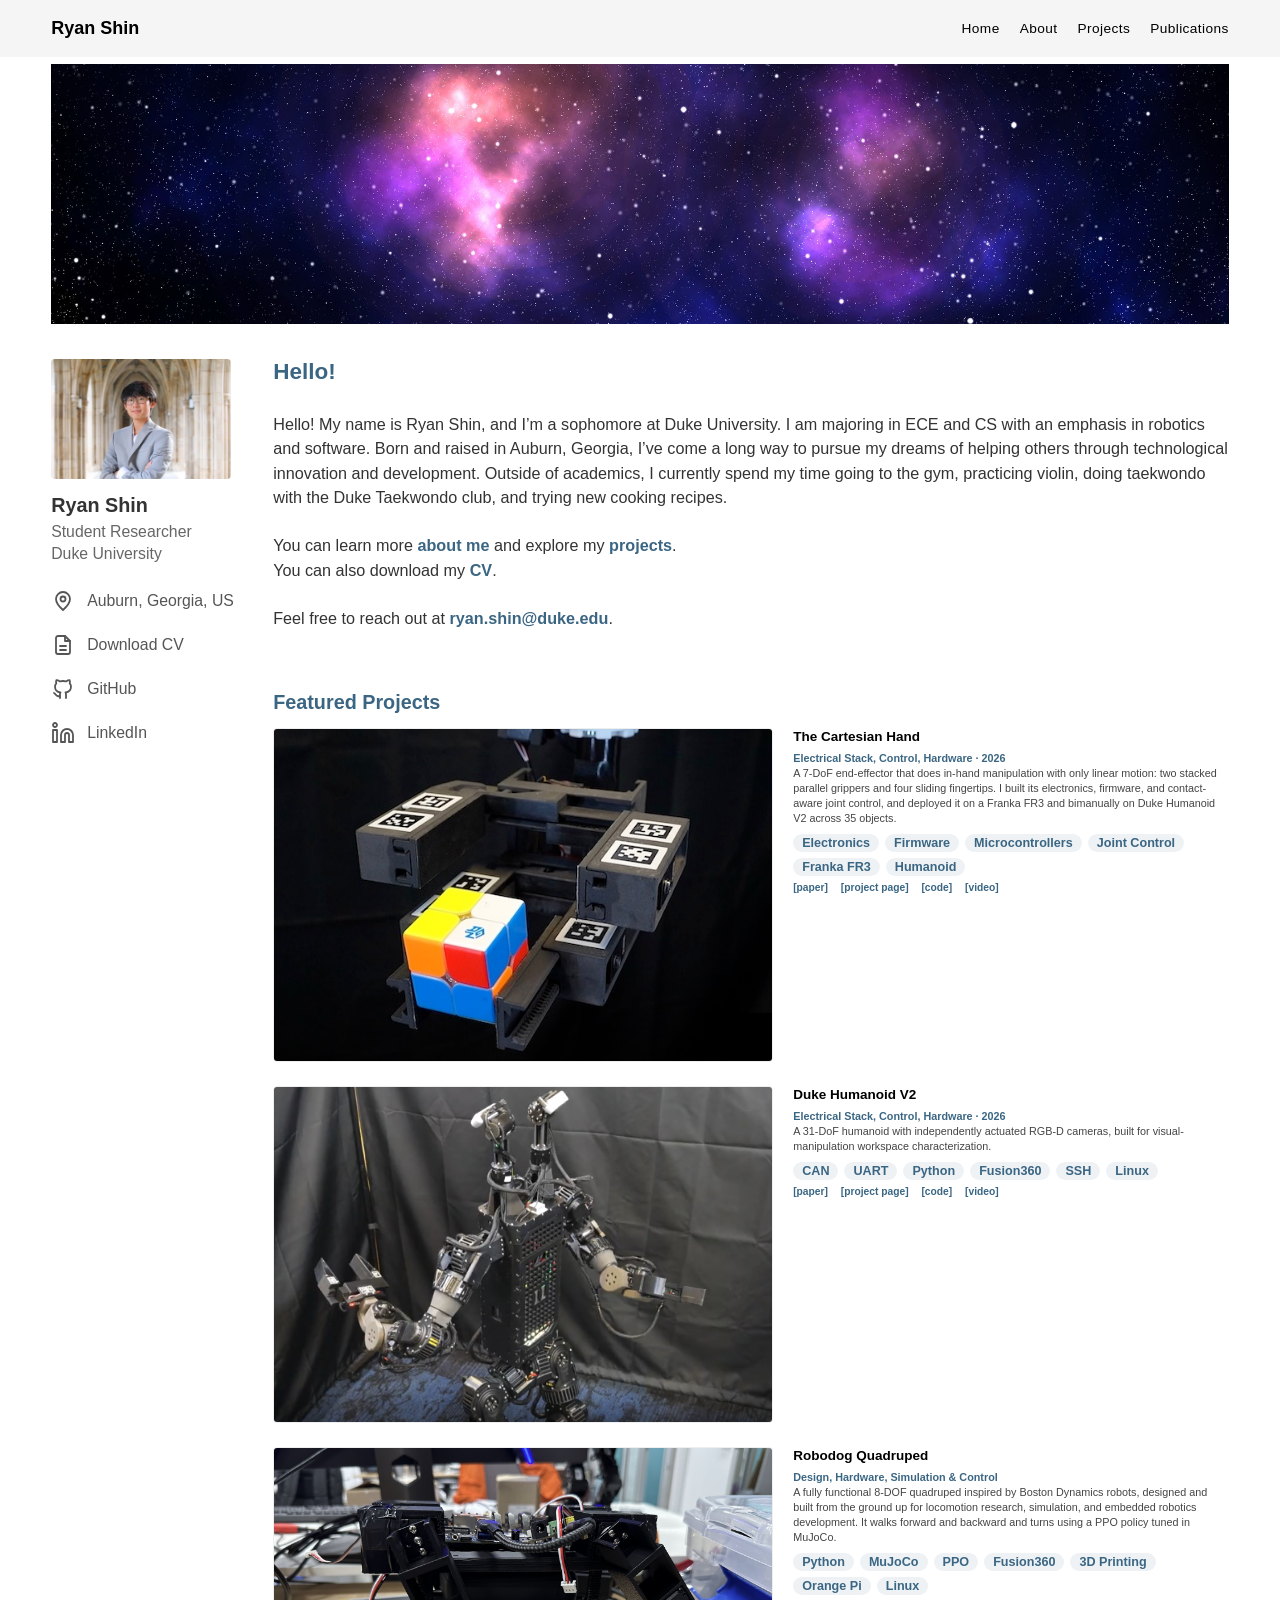
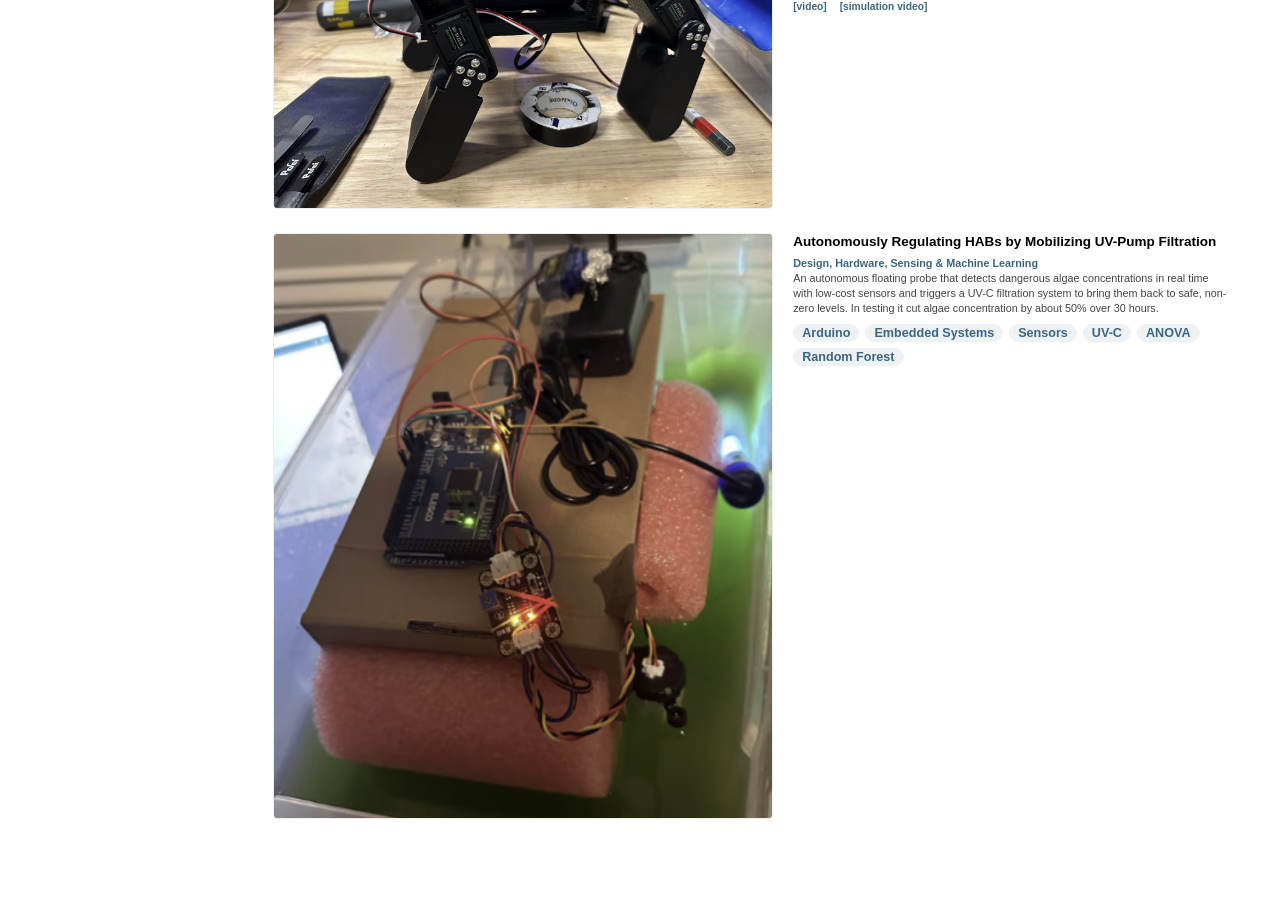
<file: index.html>
<!DOCTYPE html>
<html lang="en">
<head>
  <meta charset="UTF-8" />
  <title>Ryan Shin</title>
  <meta name="viewport" content="width=device-width, initial-scale=1.0" />
  <meta name="description" content="Ryan Shin - personal website. TODO: write a one-sentence description of yourself." />
  <link rel="stylesheet" href="assets/css/style.css" />
</head>

<body class="home-page">
  <header class="top-nav">
    <div class="top-nav-inner">
      <a class="site-title" href="index.html">Ryan Shin</a>

      <nav class="nav-links">
        <a href="index.html">Home</a>
        <a href="about.html">About</a>
        <a href="projects.html" class="desktop-only">Projects</a>
        <a href="publications.html" class="desktop-only">Publications</a>

        <button class="hamburger-btn" aria-label="Menu" type="button">
          <span></span><span></span><span></span>
        </button>
      </nav>
    </div>

    <div class="mobile-dropdown" id="mobileMenu">
      <a href="index.html">Home</a>
      <a href="about.html">About</a>
      <a href="projects.html">Projects</a>
      <a href="publications.html">Publications</a>
    </div>
  </header>

  <!-- Banner image: replace assets/img/background.svg (or point to a .jpg) -->
  <div class="background">
    <div class="background-inner">
      <img src="assets/img/banner.jpg" alt="Background image" class="background-img" />
    </div>
  </div>

  <div class="page-wrapper" id="home">
    <aside class="sidebar">
      <div class="profile-card">
        <!-- Profile photo: assets/img/profile.jpg -->
        <img src="assets/img/profile.jpg" alt="Profile photo of Ryan Shin" class="profile-photo" />
        <div class="profile-name">Ryan Shin</div>

        <div class="profile-role">
          Student Researcher<br />
          Duke University
        </div>

        <button class="related-links-btn" id="relatedLinksBtn">Related Links</button>

        <ul class="profile-info" id="profileInfoList">
          <li>
            <img src="assets/img/map_pin_icon.svg" alt="Location" class="inline-icon" />
            <span>Auburn, Georgia, US</span>
          </li>

          <li>
            <a href="assets/files/cv.pdf" target="_blank" rel="noopener noreferrer" class="sidebar-link">
              <img src="assets/img/cv_icon.svg" alt="CV" class="inline-icon" />
              Download CV
            </a>
          </li>

          <li>
            <a href="https://github.com/ryan-shin14" target="_blank" rel="noopener noreferrer" class="sidebar-link">
              <img src="assets/img/github_icon.svg" alt="GitHub" class="inline-icon" />
              GitHub
            </a>
          </li>

          <li>
            <a href="https://www.linkedin.com/in/ryan-shin-55186725b/" target="_blank" rel="noopener noreferrer" class="sidebar-link">
              <img src="assets/img/linkedin_icon.svg" alt="LinkedIn" class="inline-icon" />
              LinkedIn
            </a>
          </li>
        </ul>
      </div>
    </aside>

    <main class="content">
      <section class="section" id="about">
        <h2 class="section-title">Hello!</h2>

        <p>
          Hello! My name is Ryan Shin, and I’m a 
          sophomore at Duke University. I am majoring in 
          ECE and CS with an emphasis in robotics and 
          software. Born and raised in Auburn, Georgia, 
          I’ve come a long way to pursue my dreams of 
          helping others through technological innovation 
          and development. Outside of academics, I 
          currently spend my time going to the gym, 
          practicing violin, doing taekwondo with the Duke Taekwondo club, 
          and trying new cooking recipes. 
        </p>

        <p>
          You can learn more <a href="about.html">about me</a> and explore my
          <a href="projects.html">projects</a>.<br />
          You can also download my
          <a href="assets/files/cv.pdf" target="_blank" rel="noopener noreferrer">CV</a>.
        </p>

        <p>
          Feel free to reach out at
          <a href="mailto:ryan.shin@duke.edu">ryan.shin@duke.edu</a>.
        </p>
      </section>

      <section class="section" id="featured">
        <h2 class="section-title">Featured Projects</h2>

        <div class="highlight-list">
          <article class="highlight-item">
            <img src="assets/img/cartesian_hand.jpg" alt="The Cartesian Hand" class="highlight-thumb" />
            <div>
              <div class="highlight-title">The Cartesian Hand</div>
              <div class="highlight-authors">
                <span class="highlight-bold-blue">Electrical Stack, Control, Hardware &middot; 2026</span><br />
                A 7-DoF end-effector that does in-hand manipulation with only linear motion: two stacked parallel grippers and four sliding fingertips. I built its electronics, firmware, and contact-aware joint control, and deployed it on a Franka FR3 and bimanually on Duke Humanoid V2 across 35 objects.
              </div>
              <div class="tag-list"><span class="tag">Electronics</span><span class="tag">Firmware</span><span class="tag">Microcontrollers</span><span class="tag">Joint Control</span><span class="tag">Franka FR3</span><span class="tag">Humanoid</span></div>
              <div class="highlight-links">
                <a href="https://arxiv.org/abs/2609.25696" target="_blank" rel="noopener noreferrer">[paper]</a>
                <a href="https://generalroboticslab.com/cartesian_handv1" target="_blank" rel="noopener noreferrer">[project page]</a>
                <a href="https://github.com/generalroboticslab/Cartesian_Hand" target="_blank" rel="noopener noreferrer">[code]</a>
                <a href="https://www.youtube.com/watch?v=ktNcPPTPsQE" target="_blank" rel="noopener noreferrer">[video]</a>
              </div>
            </div>
          </article>

          <article class="highlight-item">
            <img src="assets/img/rob.png" alt="Duke Humanoid V2" class="highlight-thumb" />
            <div>
              <div class="highlight-title">Duke Humanoid V2</div>
              <div class="highlight-authors">
                <span class="highlight-bold-blue">Electrical Stack, Control, Hardware &middot; 2026</span><br />
                A 31-DoF humanoid with independently actuated RGB-D cameras, built for visual-manipulation workspace characterization.
              </div>
              <div class="tag-list"><span class="tag">CAN</span><span class="tag">UART</span><span class="tag">Python</span><span class="tag">Fusion360</span><span class="tag">SSH</span><span class="tag">Linux</span></div>
              <div class="highlight-links">
                <a href="https://arxiv.org/abs/2609.08905" target="_blank" rel="noopener noreferrer">[paper]</a>
                <a href="https://generalroboticslab.com/DukeHumanoidV2" target="_blank" rel="noopener noreferrer">[project page]</a>
                <a href="https://github.com/generalroboticslab/duke_humanoid_v2" target="_blank" rel="noopener noreferrer">[code]</a>
                <a href="https://www.youtube.com/watch?v=tKMAzhqL58o" target="_blank" rel="noopener noreferrer">[video]</a>
              </div>
            </div>
          </article>

          <article class="highlight-item">
            <img src="assets/img/quad.png" alt="Robodog Quadruped" class="highlight-thumb" />
            <div>
              <div class="highlight-title">Robodog Quadruped</div>
              <div class="highlight-authors">
                <span class="highlight-bold-blue">Design, Hardware, Simulation &amp; Control</span><br />
                A fully functional 8-DOF quadruped inspired by Boston Dynamics robots, designed and built from the ground up for locomotion research, simulation, and embedded robotics development. It walks forward and backward and turns using a PPO policy tuned in MuJoCo.
              </div>
              <div class="tag-list"><span class="tag">Python</span><span class="tag">MuJoCo</span><span class="tag">PPO</span><span class="tag">Fusion360</span><span class="tag">3D Printing</span><span class="tag">Orange Pi</span><span class="tag">Linux</span></div>
              <div class="highlight-links">
                <a href="https://www.youtube.com/watch?v=0yVlB9gpSnM" target="_blank" rel="noopener noreferrer">[video]</a>
                <a href="https://www.youtube.com/watch?v=RdS5UPA_Ppw" target="_blank" rel="noopener noreferrer">[simulation video]</a>
              </div>
            </div>
          </article>

          <article class="highlight-item">
            <img src="assets/img/algae.png" alt="Floating algae-monitoring probe on a pool noodle frame" class="highlight-thumb" />
            <div>
              <div class="highlight-title">Autonomously Regulating HABs by Mobilizing UV-Pump Filtration</div>
              <div class="highlight-authors">
                <span class="highlight-bold-blue">Design, Hardware, Sensing &amp; Machine Learning</span><br />
                An autonomous floating probe that detects dangerous algae concentrations in real time with low-cost sensors and triggers a UV-C filtration system to bring them back to safe, non-zero levels. In testing it cut algae concentration by about 50% over 30 hours.
              </div>
              <div class="tag-list"><span class="tag">Arduino</span><span class="tag">Embedded Systems</span><span class="tag">Sensors</span><span class="tag">UV-C</span><span class="tag">ANOVA</span><span class="tag">Random Forest</span></div>
            </div>
          </article>

        </div>
      </section>
    </main>
  </div>

  <script src="assets/js/main.js"></script>
</body>
</html>
</file>
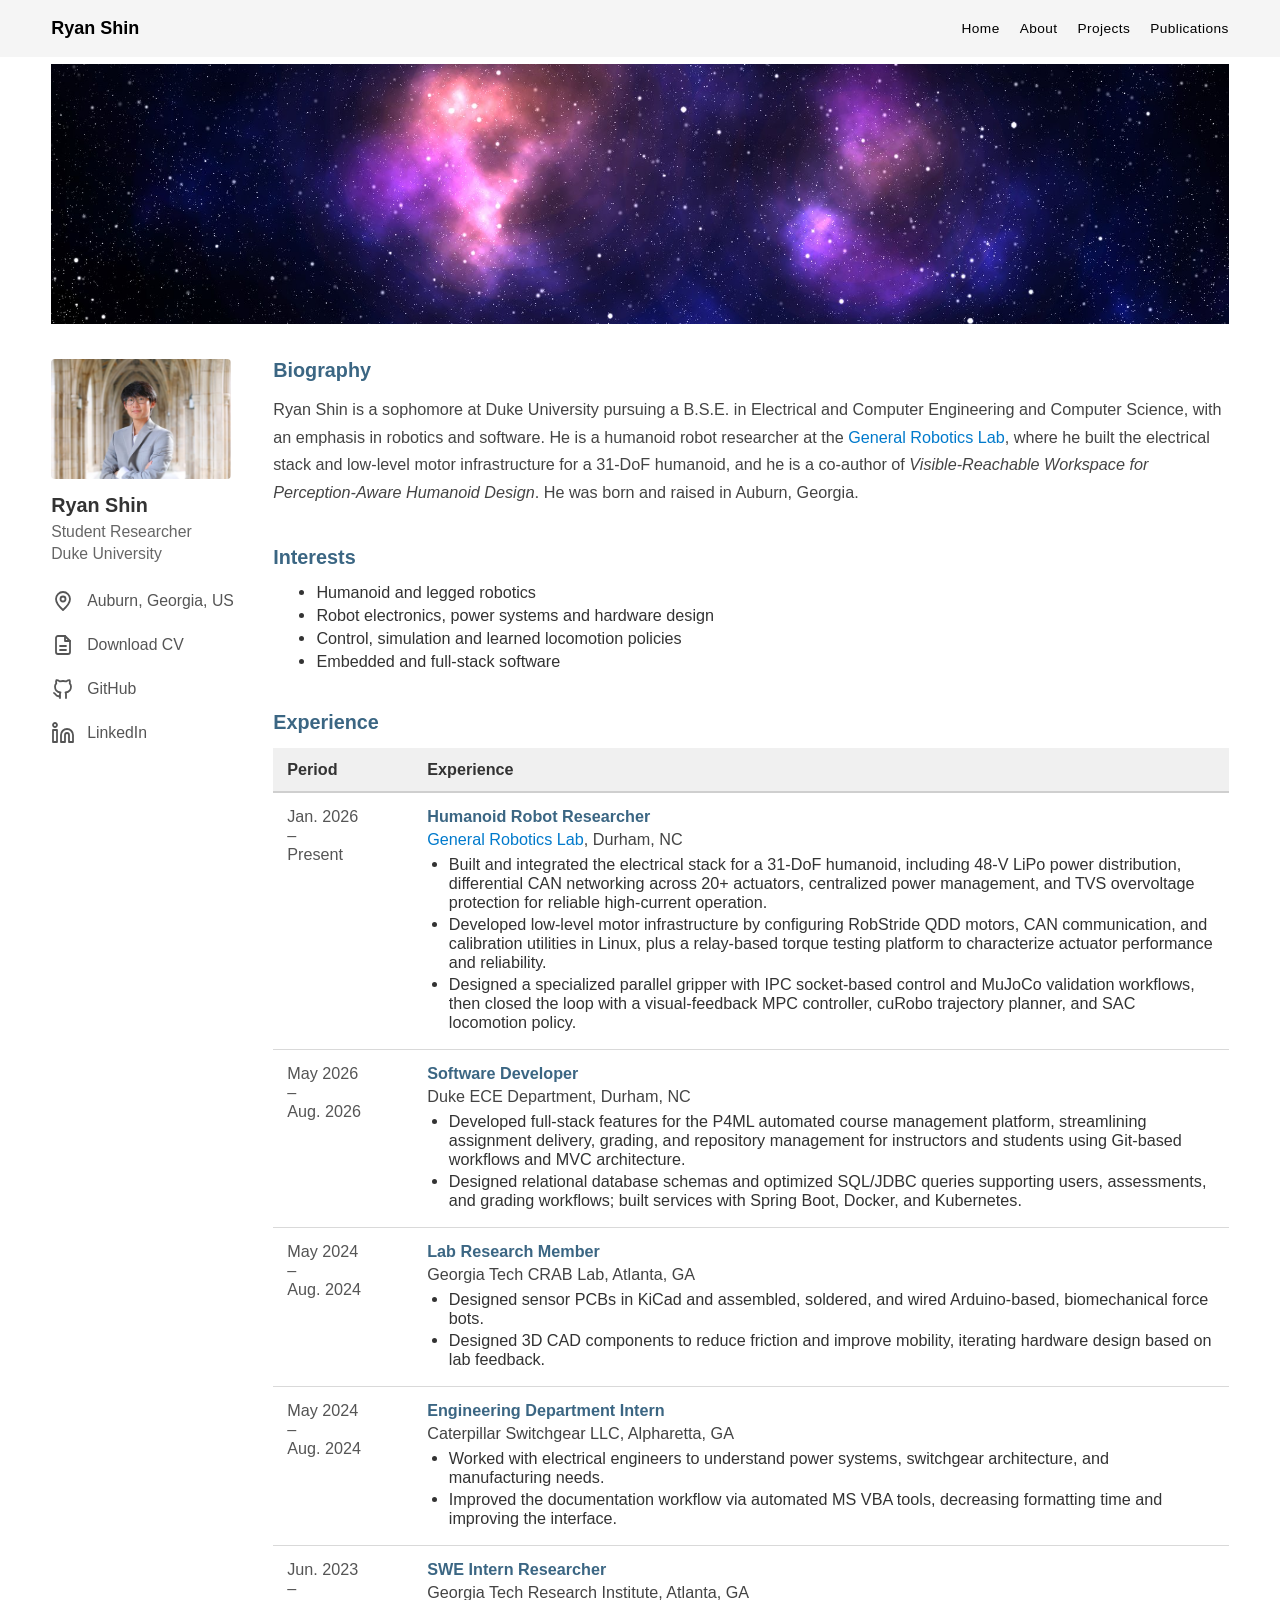
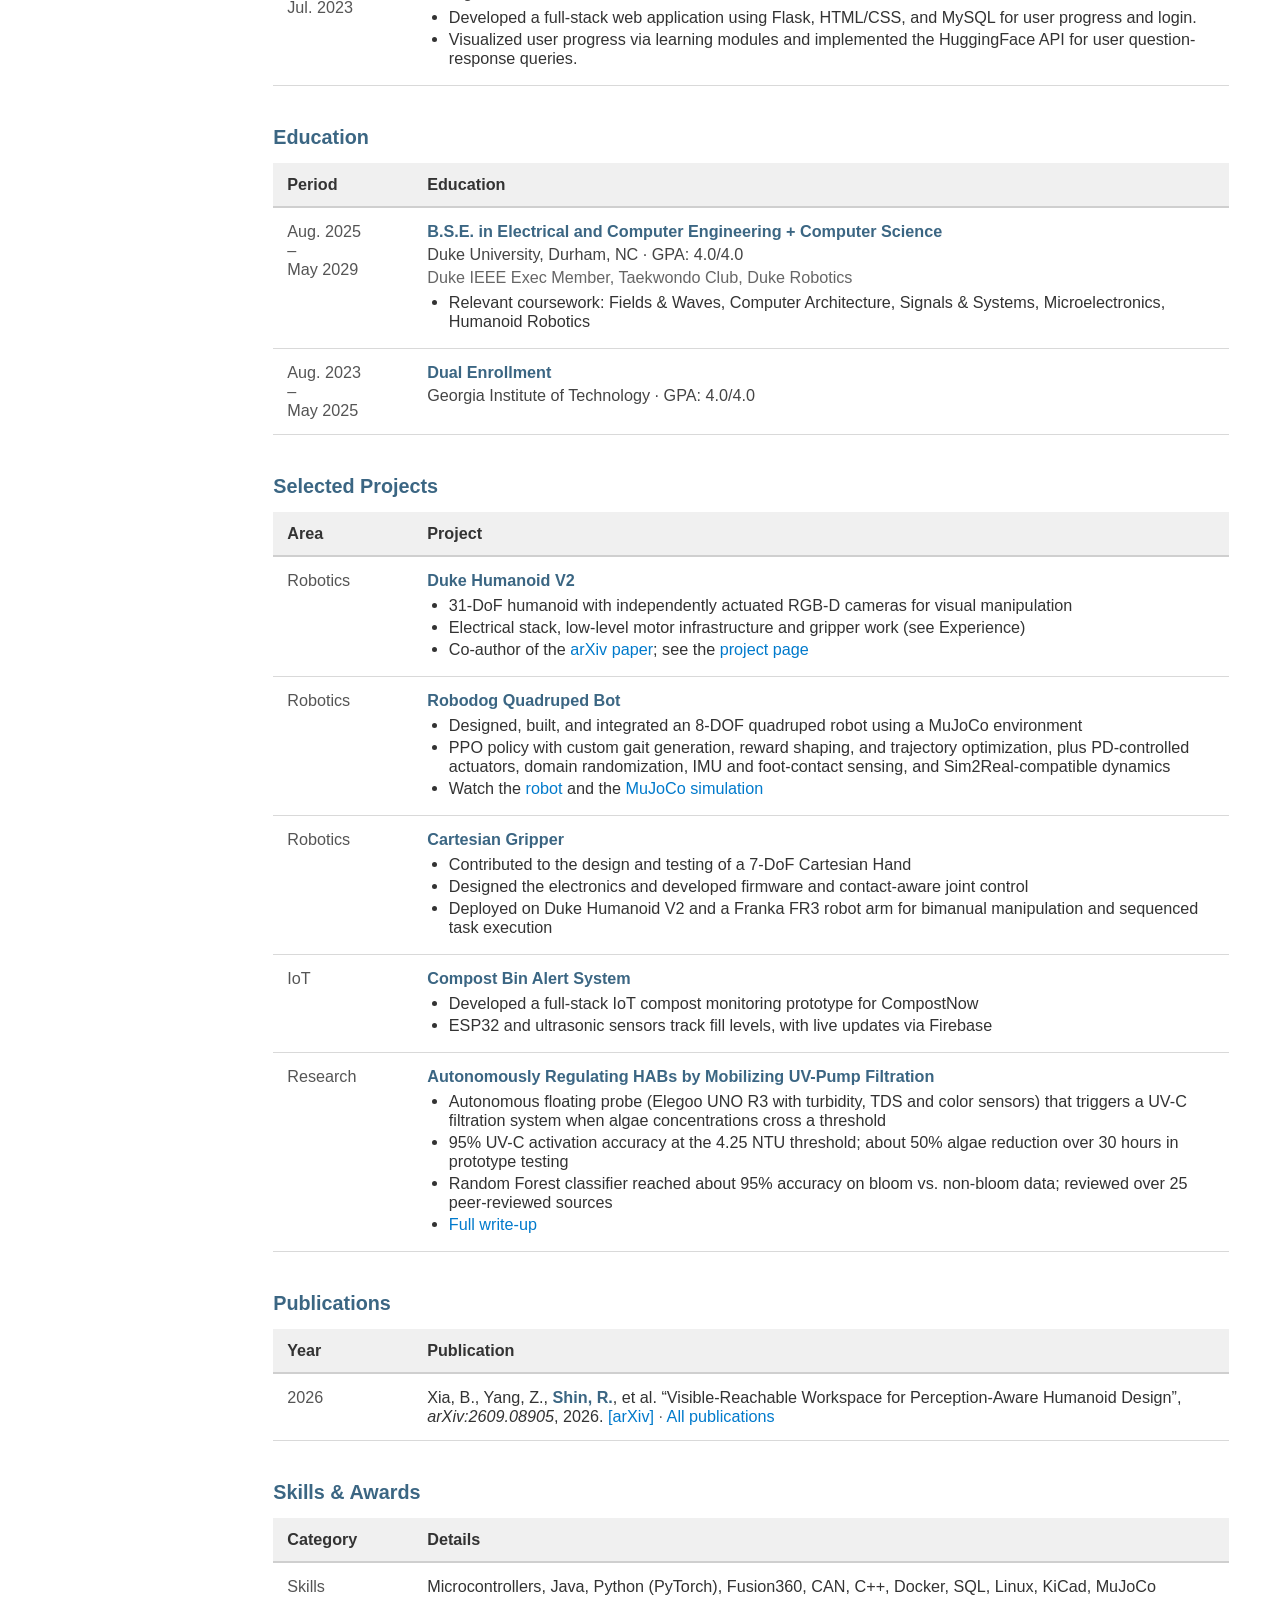
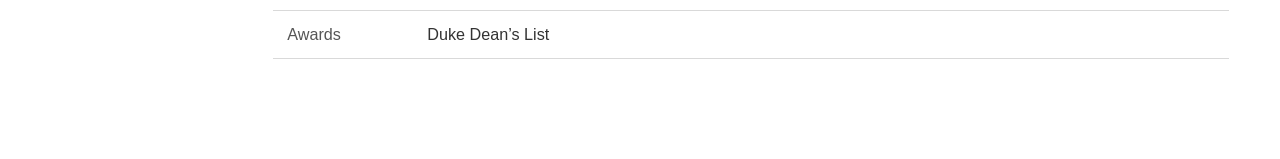
<file: about.html>
<!DOCTYPE html>
<html lang="en">
<head>
  <meta charset="UTF-8" />
  <title>About - Ryan Shin</title>
  <meta name="viewport" content="width=device-width, initial-scale=1.0" />
  <meta name="description" content="Ryan Shin - personal website. TODO: write a one-sentence description of yourself." />
  <link rel="stylesheet" href="assets/css/style.css" />
</head>

<body class="about-page">
  <header class="top-nav">
    <div class="top-nav-inner">
      <a class="site-title" href="index.html">Ryan Shin</a>

      <nav class="nav-links">
        <a href="index.html">Home</a>
        <a href="about.html">About</a>
        <a href="projects.html" class="desktop-only">Projects</a>
        <a href="publications.html" class="desktop-only">Publications</a>

        <button class="hamburger-btn" aria-label="Menu" type="button">
          <span></span><span></span><span></span>
        </button>
      </nav>
    </div>

    <div class="mobile-dropdown" id="mobileMenu">
      <a href="index.html">Home</a>
      <a href="about.html">About</a>
      <a href="projects.html">Projects</a>
      <a href="publications.html">Publications</a>
    </div>
  </header>

  <!-- Banner image: assets/img/banner.jpg -->
  <div class="background">
    <div class="background-inner">
      <img src="assets/img/banner.jpg" alt="Background image" class="background-img" />
    </div>
  </div>

  <div class="page-wrapper">
    <aside class="sidebar">
      <div class="profile-card">
        <!-- Profile photo: assets/img/profile.jpg -->
        <img src="assets/img/profile.jpg" alt="Profile photo of Ryan Shin" class="profile-photo" />
        <div class="profile-name">Ryan Shin</div>

        <div class="profile-role">
          Student Researcher<br />
          Duke University
        </div>

        <button class="related-links-btn" id="relatedLinksBtn">Related Links</button>

        <ul class="profile-info" id="profileInfoList">
          <li>
            <img src="assets/img/map_pin_icon.svg" alt="Location" class="inline-icon" />
            <span>Auburn, Georgia, US</span>
          </li>

          <li>
            <a href="assets/files/cv.pdf" target="_blank" rel="noopener noreferrer" class="sidebar-link">
              <img src="assets/img/cv_icon.svg" alt="CV" class="inline-icon" />
              Download CV
            </a>
          </li>

          <li>
            <a href="https://github.com/ryan-shin14" target="_blank" rel="noopener noreferrer" class="sidebar-link">
              <img src="assets/img/github_icon.svg" alt="GitHub" class="inline-icon" />
              GitHub
            </a>
          </li>

          <li>
            <a href="https://www.linkedin.com/in/ryan-shin-55186725b/" target="_blank" rel="noopener noreferrer" class="sidebar-link">
              <img src="assets/img/linkedin_icon.svg" alt="LinkedIn" class="inline-icon" />
              LinkedIn
            </a>
          </li>
        </ul>
      </div>
    </aside>

    <main class="content">
      <section class="section" id="biography">
        <h2 class="section-title">Biography</h2>
        <p class="cv-line">
          Ryan Shin is a sophomore at Duke University pursuing a B.S.E. in Electrical and Computer Engineering and
          Computer Science, with an emphasis in robotics and software. He is a humanoid robot researcher at the
          <a href="https://generalroboticslab.com/" target="_blank" rel="noopener noreferrer">General Robotics Lab</a>, where he built the electrical stack and low-level motor infrastructure
          for a 31-DoF humanoid, and he is a co-author of
          <em>Visible-Reachable Workspace for Perception-Aware Humanoid Design</em>. He was born and raised in
          Auburn, Georgia.
        </p>
      </section>

      <section class="section" id="interests">
        <h2 class="section-title">Interests</h2>
        <ul class="interest-list">
          <li>Humanoid and legged robotics</li>
          <li>Robot electronics, power systems and hardware design</li>
          <li>Control, simulation and learned locomotion policies</li>
          <li>Embedded and full-stack software</li>
        </ul>
      </section>

      <section class="section" id="experience">
        <h2 class="section-title">Experience</h2>
        <table class="cv-table">
          <thead>
            <tr><th>Period</th><th>Experience</th></tr>
          </thead>
          <tbody>
            <tr>
              <td class="cv-period">Jan. 2026<br />&ndash;<br />Present</td>
              <td>
                <div class="cv-role">Humanoid Robot Researcher</div>
                <div class="cv-line"><a href="https://generalroboticslab.com/" target="_blank" rel="noopener noreferrer">General Robotics Lab</a>, Durham, NC</div>
                <ul class="cv-bullets">
                  <li>Built and integrated the electrical stack for a 31-DoF humanoid, including 48-V LiPo power distribution, differential CAN networking across 20+ actuators, centralized power management, and TVS overvoltage protection for reliable high-current operation.</li>
                  <li>Developed low-level motor infrastructure by configuring RobStride QDD motors, CAN communication, and calibration utilities in Linux, plus a relay-based torque testing platform to characterize actuator performance and reliability.</li>
                  <li>Designed a specialized parallel gripper with IPC socket-based control and MuJoCo validation workflows, then closed the loop with a visual-feedback MPC controller, cuRobo trajectory planner, and SAC locomotion policy.</li>
                </ul>
              </td>
            </tr>
            <tr>
              <td class="cv-period">May 2026<br />&ndash;<br />Aug. 2026</td>
              <td>
                <div class="cv-role">Software Developer</div>
                <div class="cv-line">Duke ECE Department, Durham, NC</div>
                <ul class="cv-bullets">
                  <li>Developed full-stack features for the P4ML automated course management platform, streamlining assignment delivery, grading, and repository management for instructors and students using Git-based workflows and MVC architecture.</li>
                  <li>Designed relational database schemas and optimized SQL/JDBC queries supporting users, assessments, and grading workflows; built services with Spring Boot, Docker, and Kubernetes.</li>
                </ul>
              </td>
            </tr>
            <tr>
              <td class="cv-period">May 2024<br />&ndash;<br />Aug. 2024</td>
              <td>
                <div class="cv-role">Lab Research Member</div>
                <div class="cv-line">Georgia Tech CRAB Lab, Atlanta, GA</div>
                <ul class="cv-bullets">
                  <li>Designed sensor PCBs in KiCad and assembled, soldered, and wired Arduino-based, biomechanical force bots.</li>
                  <li>Designed 3D CAD components to reduce friction and improve mobility, iterating hardware design based on lab feedback.</li>
                </ul>
              </td>
            </tr>
            <tr>
              <td class="cv-period">May 2024<br />&ndash;<br />Aug. 2024</td>
              <td>
                <div class="cv-role">Engineering Department Intern</div>
                <div class="cv-line">Caterpillar Switchgear LLC, Alpharetta, GA</div>
                <ul class="cv-bullets">
                  <li>Worked with electrical engineers to understand power systems, switchgear architecture, and manufacturing needs.</li>
                  <li>Improved the documentation workflow via automated MS VBA tools, decreasing formatting time and improving the interface.</li>
                </ul>
              </td>
            </tr>
            <tr>
              <td class="cv-period">Jun. 2023<br />&ndash;<br />Jul. 2023</td>
              <td>
                <div class="cv-role">SWE Intern Researcher</div>
                <div class="cv-line">Georgia Tech Research Institute, Atlanta, GA</div>
                <ul class="cv-bullets">
                  <li>Developed a full-stack web application using Flask, HTML/CSS, and MySQL for user progress and login.</li>
                  <li>Visualized user progress via learning modules and implemented the HuggingFace API for user question-response queries.</li>
                </ul>
              </td>
            </tr>
          </tbody>
        </table>
      </section>

      <section class="section" id="education">
        <h2 class="section-title">Education</h2>
        <table class="cv-table">
          <thead>
            <tr><th>Period</th><th>Education</th></tr>
          </thead>
          <tbody>
            <tr>
              <td class="cv-period">Aug. 2025<br />&ndash;<br />May 2029</td>
              <td>
                <div class="cv-role">B.S.E. in Electrical and Computer Engineering + Computer Science</div>
                <div class="cv-line">Duke University, Durham, NC &middot; GPA: 4.0/4.0</div>
                <div class="cv-muted">Duke IEEE Exec Member, Taekwondo Club, Duke Robotics</div>
                <ul class="cv-bullets">
                  <li>Relevant coursework: Fields &amp; Waves, Computer Architecture, Signals &amp; Systems, Microelectronics, Humanoid Robotics</li>
                </ul>
              </td>
            </tr>

            <tr>
              <td class="cv-period">Aug. 2023<br />&ndash;<br />May 2025</td>
              <td>
                <div class="cv-role">Dual Enrollment</div>
                <div class="cv-line">Georgia Institute of Technology &middot; GPA: 4.0/4.0</div>
              </td>
            </tr>
          </tbody>
        </table>
      </section>

      <section class="section" id="research-projects">
        <h2 class="section-title">Selected Projects</h2>
        <table class="cv-table">
          <thead>
            <tr><th>Area</th><th>Project</th></tr>
          </thead>
          <tbody>
            <tr>
              <td class="cv-period">Robotics</td>
              <td>
                <div class="cv-role">Duke Humanoid V2</div>
                <ul class="cv-bullets">
                  <li>31-DoF humanoid with independently actuated RGB-D cameras for visual manipulation</li>
                  <li>Electrical stack, low-level motor infrastructure and gripper work (see Experience)</li>
                  <li>Co-author of the <a href="https://arxiv.org/abs/2609.08905" target="_blank" rel="noopener noreferrer">arXiv paper</a>; see the <a href="https://generalroboticslab.com/DukeHumanoidV2" target="_blank" rel="noopener noreferrer">project page</a></li>
                </ul>
              </td>
            </tr>
            <tr>
              <td class="cv-period">Robotics</td>
              <td>
                <div class="cv-role">Robodog Quadruped Bot</div>
                <ul class="cv-bullets">
                  <li>Designed, built, and integrated an 8-DOF quadruped robot using a MuJoCo environment</li>
                  <li>PPO policy with custom gait generation, reward shaping, and trajectory optimization, plus PD-controlled actuators, domain randomization, IMU and foot-contact sensing, and Sim2Real-compatible dynamics</li>
                  <li>Watch the <a href="https://www.youtube.com/watch?v=0yVlB9gpSnM" target="_blank" rel="noopener noreferrer">robot</a> and the <a href="https://www.youtube.com/watch?v=RdS5UPA_Ppw" target="_blank" rel="noopener noreferrer">MuJoCo simulation</a></li>
                </ul>
              </td>
            </tr>
            <tr>
              <td class="cv-period">Robotics</td>
              <td>
                <div class="cv-role">Cartesian Gripper</div>
                <ul class="cv-bullets">
                  <li>Contributed to the design and testing of a 7-DoF Cartesian Hand</li>
                  <li>Designed the electronics and developed firmware and contact-aware joint control</li>
                  <li>Deployed on Duke Humanoid V2 and a Franka FR3 robot arm for bimanual manipulation and sequenced task execution</li>
                </ul>
              </td>
            </tr>
            <tr>
              <td class="cv-period">IoT</td>
              <td>
                <div class="cv-role">Compost Bin Alert System</div>
                <ul class="cv-bullets">
                  <li>Developed a full-stack IoT compost monitoring prototype for CompostNow</li>
                  <li>ESP32 and ultrasonic sensors track fill levels, with live updates via Firebase</li>
                </ul>
              </td>
            </tr>
            <tr>
              <td class="cv-period">Research</td>
              <td>
                <div class="cv-role">Autonomously Regulating HABs by Mobilizing UV-Pump Filtration</div>
                <ul class="cv-bullets">
                  <li>Autonomous floating probe (Elegoo UNO R3 with turbidity, TDS and color sensors) that triggers a UV-C
                      filtration system when algae concentrations cross a threshold</li>
                  <li>95% UV-C activation accuracy at the 4.25 NTU threshold; about 50% algae reduction over 30 hours in prototype testing</li>
                  <li>Random Forest classifier reached about 95% accuracy on bloom vs. non-bloom data; reviewed over 25 peer-reviewed sources</li>
                  <li><a href="projects.html#environmental">Full write-up</a></li>
                </ul>
              </td>
            </tr>
          </tbody>
        </table>
      </section>

      <section class="section" id="publications">
        <h2 class="section-title">Publications</h2>
        <table class="cv-table">
          <thead>
            <tr><th>Year</th><th>Publication</th></tr>
          </thead>
          <tbody>
            <tr>
              <td class="cv-period">2026</td>
              <td>
                Xia, B., Yang, Z., <span class="highlight-bold-blue">Shin, R.</span>, et al.
                “Visible-Reachable Workspace for Perception-Aware Humanoid Design”,
                <em>arXiv:2609.08905</em>, 2026.
                <a href="https://arxiv.org/abs/2609.08905" target="_blank" rel="noopener noreferrer">[arXiv]</a>
                <span class="cv-muted">&middot; <a href="publications.html">All publications</a></span>
              </td>
            </tr>
          </tbody>
        </table>
      </section>

      <section class="section" id="awards">
        <h2 class="section-title">Skills &amp; Awards</h2>
        <table class="cv-table">
          <thead>
            <tr><th>Category</th><th>Details</th></tr>
          </thead>
          <tbody>
            <tr>
              <td class="cv-period">Skills</td>
              <td>Microcontrollers, Java, Python (PyTorch), Fusion360, CAN, C++, Docker, SQL, Linux, KiCad, MuJoCo</td>
            </tr>
            <tr>
              <td class="cv-period">Awards</td>
              <td>Duke Dean&rsquo;s List</td>
            </tr>
          </tbody>
        </table>
      </section>
    </main>
  </div>

  <script src="assets/js/main.js"></script>
</body>
</html>
</file>
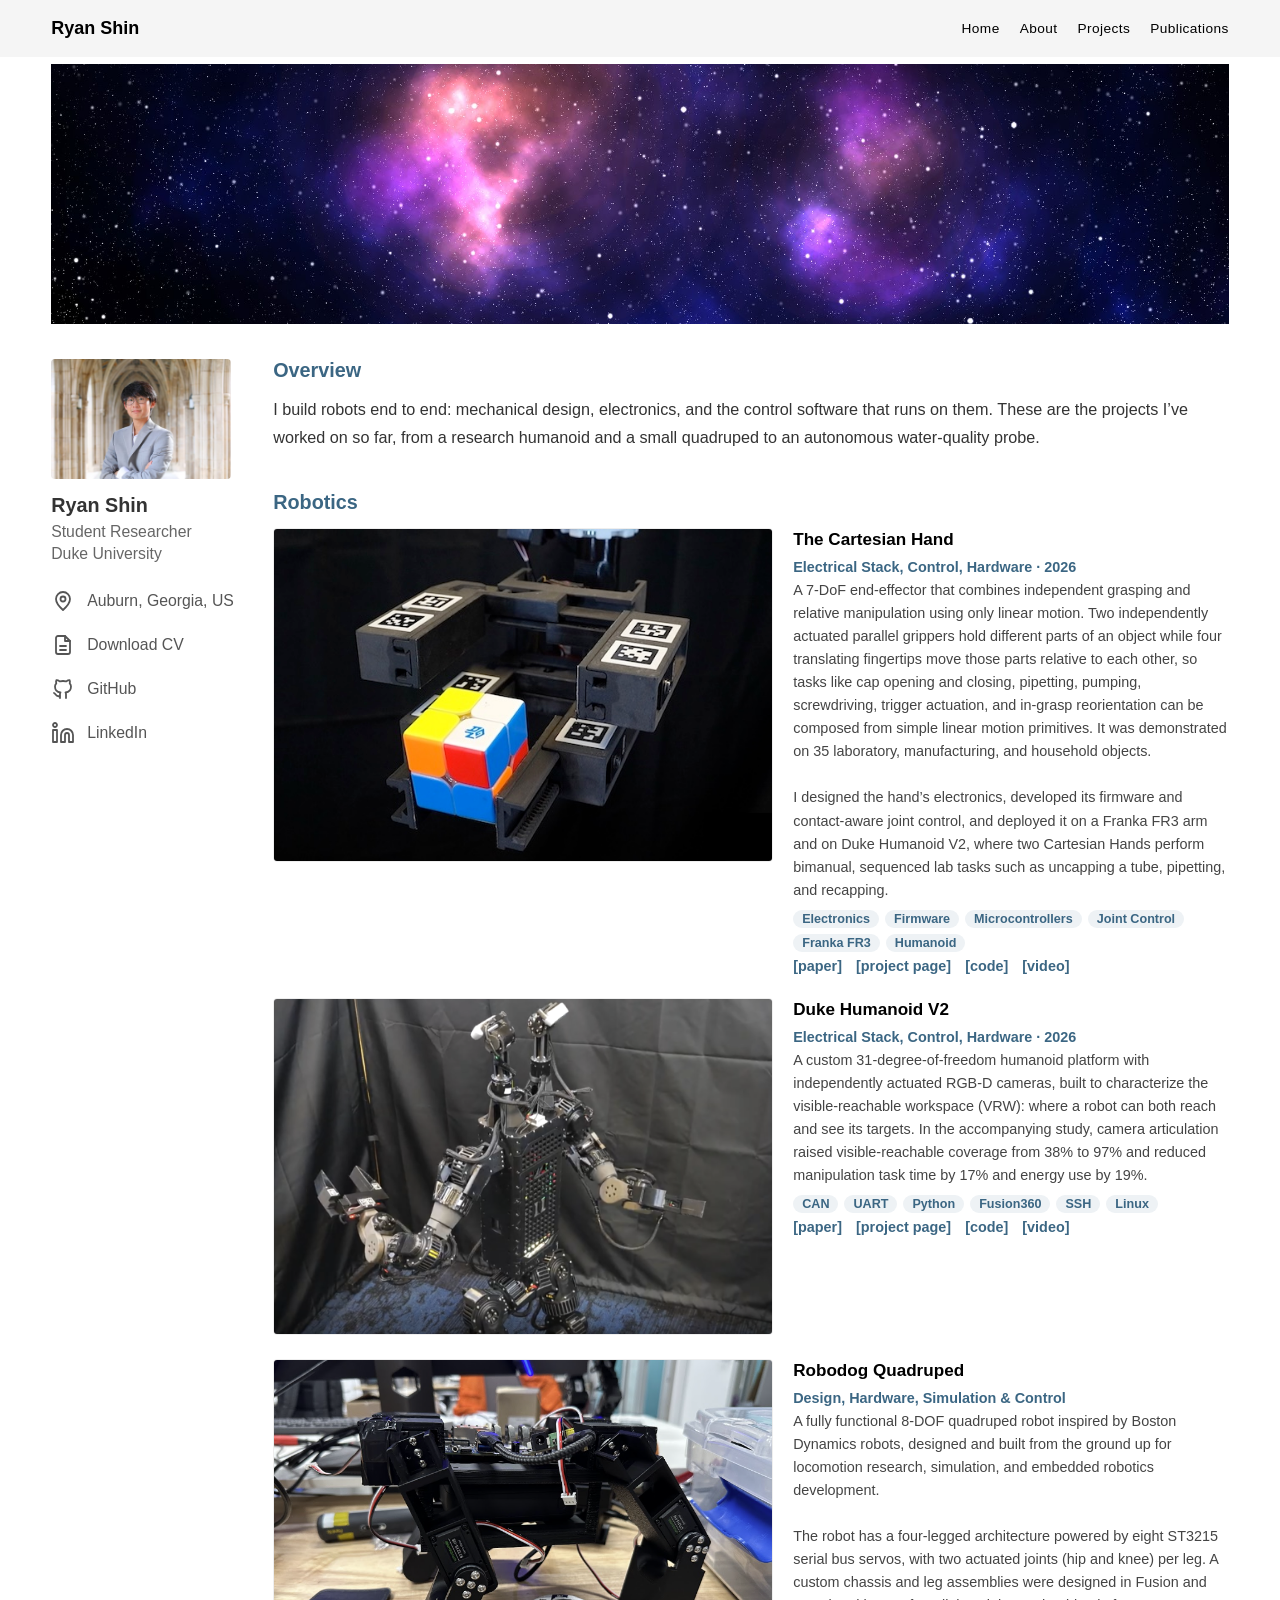
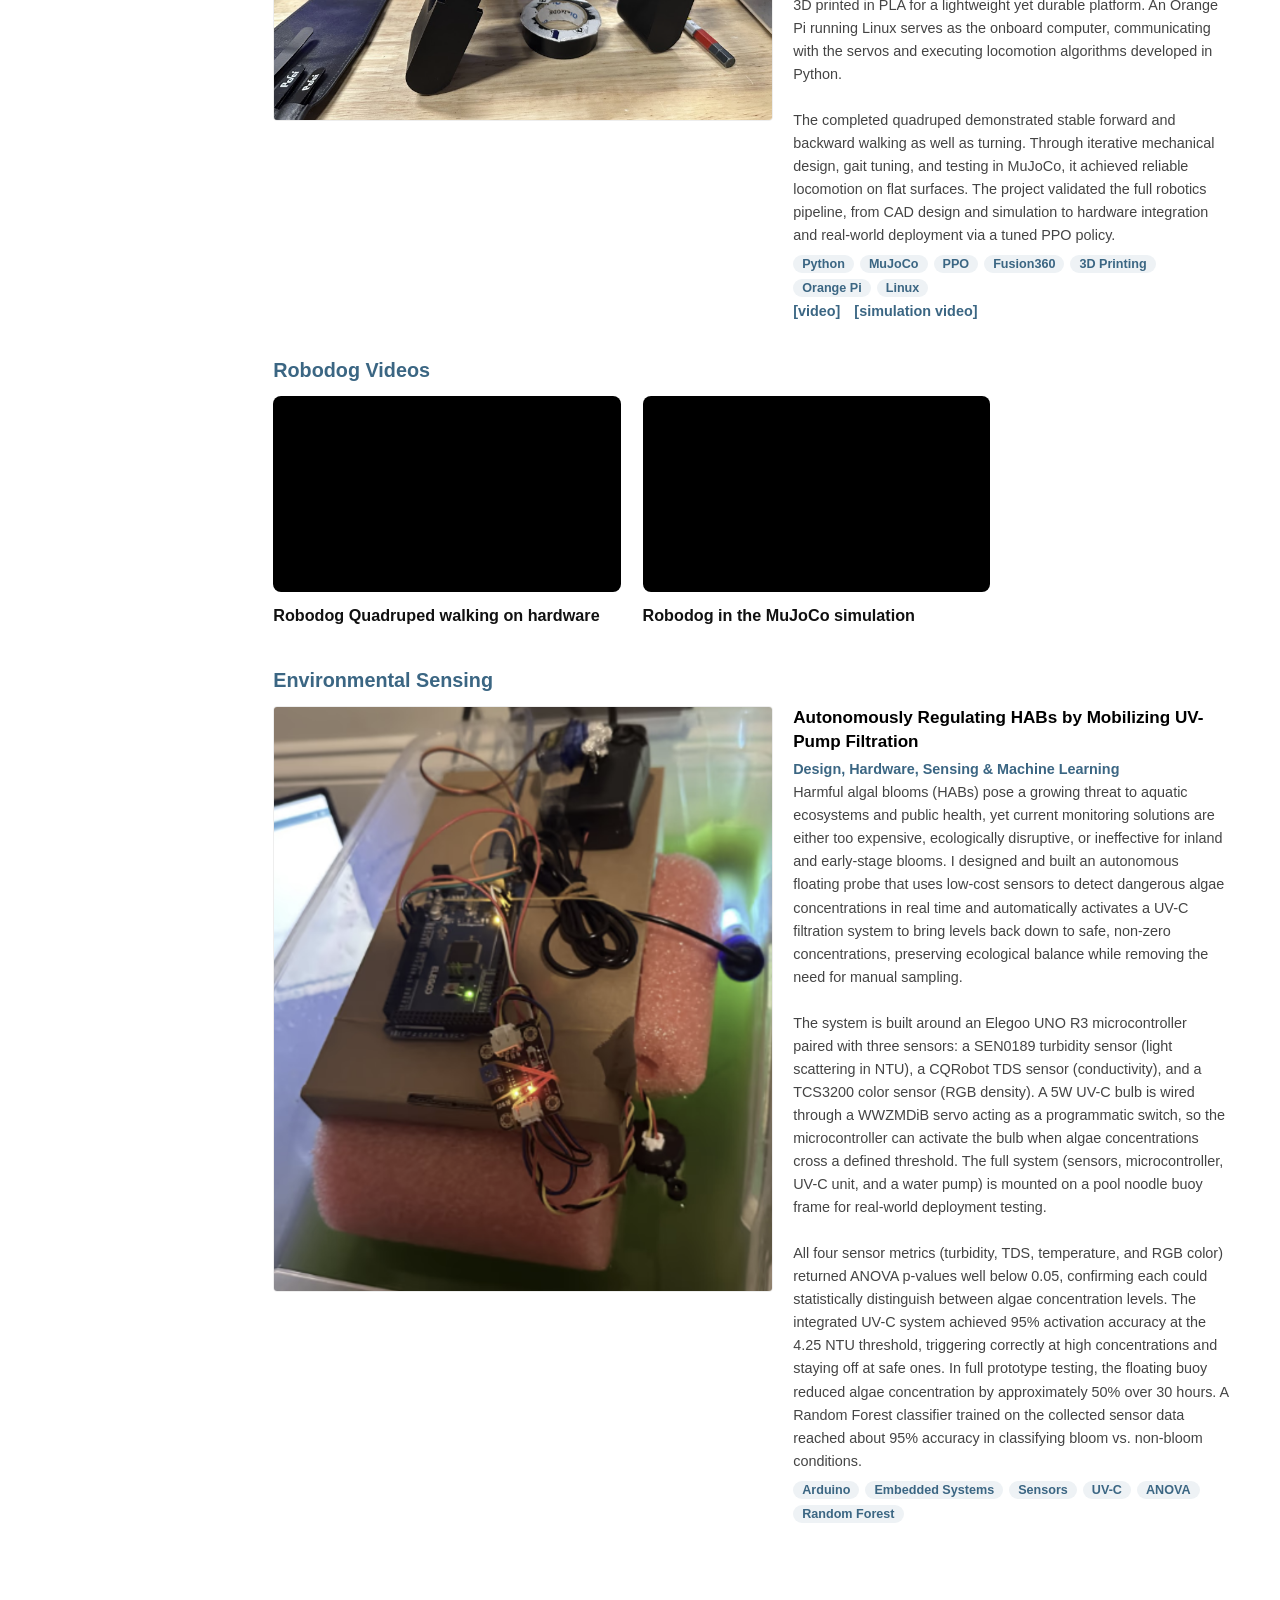
<file: projects.html>
<!DOCTYPE html>
<html lang="en">
<head>
  <meta charset="UTF-8" />
  <title>Projects - Ryan Shin</title>
  <meta name="viewport" content="width=device-width, initial-scale=1.0" />
  <meta name="description" content="Ryan Shin - personal website. TODO: write a one-sentence description of yourself." />
  <link rel="stylesheet" href="assets/css/style.css" />
</head>

<body class="projects-page">
  <header class="top-nav">
    <div class="top-nav-inner">
      <a class="site-title" href="index.html">Ryan Shin</a>

      <nav class="nav-links">
        <a href="index.html">Home</a>
        <a href="about.html">About</a>
        <a href="projects.html" class="desktop-only">Projects</a>
        <a href="publications.html" class="desktop-only">Publications</a>

        <button class="hamburger-btn" aria-label="Menu" type="button">
          <span></span><span></span><span></span>
        </button>
      </nav>
    </div>

    <div class="mobile-dropdown" id="mobileMenu">
      <a href="index.html">Home</a>
      <a href="about.html">About</a>
      <a href="projects.html">Projects</a>
      <a href="publications.html">Publications</a>
    </div>
  </header>

  <!-- Banner image: assets/img/banner.jpg -->
  <div class="background">
    <div class="background-inner">
      <img src="assets/img/banner.jpg" alt="Background image" class="background-img" />
    </div>
  </div>

  <div class="page-wrapper">
    <aside class="sidebar">
      <div class="profile-card">
        <!-- Profile photo: assets/img/profile.jpg -->
        <img src="assets/img/profile.jpg" alt="Profile photo of Ryan Shin" class="profile-photo" />
        <div class="profile-name">Ryan Shin</div>

        <div class="profile-role">
          Student Researcher<br />
          Duke University
        </div>

        <button class="related-links-btn" id="relatedLinksBtn">Related Links</button>

        <ul class="profile-info" id="profileInfoList">
          <li>
            <img src="assets/img/map_pin_icon.svg" alt="Location" class="inline-icon" />
            <span>Auburn, Georgia, US</span>
          </li>

          <li>
            <a href="assets/files/cv.pdf" target="_blank" rel="noopener noreferrer" class="sidebar-link">
              <img src="assets/img/cv_icon.svg" alt="CV" class="inline-icon" />
              Download CV
            </a>
          </li>

          <li>
            <a href="https://github.com/ryan-shin14" target="_blank" rel="noopener noreferrer" class="sidebar-link">
              <img src="assets/img/github_icon.svg" alt="GitHub" class="inline-icon" />
              GitHub
            </a>
          </li>

          <li>
            <a href="https://www.linkedin.com/in/ryan-shin-55186725b/" target="_blank" rel="noopener noreferrer" class="sidebar-link">
              <img src="assets/img/linkedin_icon.svg" alt="LinkedIn" class="inline-icon" />
              LinkedIn
            </a>
          </li>
        </ul>
      </div>
    </aside>

    <main class="content">
      <section class="section" id="scope">
        <h2 class="section-title">Overview</h2>
        <p>
          I build robots end to end: mechanical design, electronics, and the control software that runs on them.
          These are the projects I&rsquo;ve worked on so far, from a research humanoid and a small quadruped to an autonomous water-quality probe.
        </p>
      </section>

      <section class="section" id="robotics">
        <h2 class="section-title">Robotics</h2>
        <div class="highlight-list">
          <article class="highlight-item">
            <img src="assets/img/cartesian_hand.jpg" alt="The Cartesian Hand" class="highlight-thumb" />
            <div>
              <div class="highlight-title">The Cartesian Hand</div>
              <div class="highlight-authors">
                <span class="highlight-bold-blue">Electrical Stack, Control, Hardware &middot; 2026</span><br />
                A 7-DoF end-effector that combines independent grasping and relative manipulation using only linear motion. Two independently actuated parallel grippers hold different parts of an object while four translating fingertips move those parts relative to each other, so tasks like cap opening and closing, pipetting, pumping, screwdriving, trigger actuation, and in-grasp reorientation can be composed from simple linear motion primitives. It was demonstrated on 35 laboratory, manufacturing, and household objects.<br /><br />I designed the hand&rsquo;s electronics, developed its firmware and contact-aware joint control, and deployed it on a Franka FR3 arm and on Duke Humanoid V2, where two Cartesian Hands perform bimanual, sequenced lab tasks such as uncapping a tube, pipetting, and recapping.
              </div>
              <div class="tag-list"><span class="tag">Electronics</span><span class="tag">Firmware</span><span class="tag">Microcontrollers</span><span class="tag">Joint Control</span><span class="tag">Franka FR3</span><span class="tag">Humanoid</span></div>
              <div class="highlight-links">
                <a href="https://arxiv.org/abs/2609.25696" target="_blank" rel="noopener noreferrer">[paper]</a>
                <a href="https://generalroboticslab.com/cartesian_handv1" target="_blank" rel="noopener noreferrer">[project page]</a>
                <a href="https://github.com/generalroboticslab/Cartesian_Hand" target="_blank" rel="noopener noreferrer">[code]</a>
                <a href="https://www.youtube.com/watch?v=ktNcPPTPsQE" target="_blank" rel="noopener noreferrer">[video]</a>
              </div>
            </div>
          </article>

          <article class="highlight-item">
            <img src="assets/img/rob.png" alt="Duke Humanoid V2" class="highlight-thumb" />
            <div>
              <div class="highlight-title">Duke Humanoid V2</div>
              <div class="highlight-authors">
                <span class="highlight-bold-blue">Electrical Stack, Control, Hardware &middot; 2026</span><br />
                A custom 31-degree-of-freedom humanoid platform with independently actuated RGB-D cameras, built to characterize the visible-reachable workspace (VRW): where a robot can both reach and see its targets. In the accompanying study, camera articulation raised visible-reachable coverage from 38% to 97% and reduced manipulation task time by 17% and energy use by 19%.
              </div>
              <div class="tag-list"><span class="tag">CAN</span><span class="tag">UART</span><span class="tag">Python</span><span class="tag">Fusion360</span><span class="tag">SSH</span><span class="tag">Linux</span></div>
              <div class="highlight-links">
                <a href="https://arxiv.org/abs/2609.08905" target="_blank" rel="noopener noreferrer">[paper]</a>
                <a href="https://generalroboticslab.com/DukeHumanoidV2" target="_blank" rel="noopener noreferrer">[project page]</a>
                <a href="https://github.com/generalroboticslab/duke_humanoid_v2" target="_blank" rel="noopener noreferrer">[code]</a>
                <a href="https://www.youtube.com/watch?v=tKMAzhqL58o" target="_blank" rel="noopener noreferrer">[video]</a>
              </div>
            </div>
          </article>

          <article class="highlight-item">
            <img src="assets/img/quad.png" alt="Robodog Quadruped" class="highlight-thumb" />
            <div>
              <div class="highlight-title">Robodog Quadruped</div>
              <div class="highlight-authors">
                <span class="highlight-bold-blue">Design, Hardware, Simulation &amp; Control</span><br />
                A fully functional 8-DOF quadruped robot inspired by Boston Dynamics robots, designed and built from the ground up for locomotion research, simulation, and embedded robotics development.<br /><br />The robot has a four-legged architecture powered by eight ST3215 serial bus servos, with two actuated joints (hip and knee) per leg. A custom chassis and leg assemblies were designed in Fusion and 3D printed in PLA for a lightweight yet durable platform. An Orange Pi running Linux serves as the onboard computer, communicating with the servos and executing locomotion algorithms developed in Python.<br /><br />The completed quadruped demonstrated stable forward and backward walking as well as turning. Through iterative mechanical design, gait tuning, and testing in MuJoCo, it achieved reliable locomotion on flat surfaces. The project validated the full robotics pipeline, from CAD design and simulation to hardware integration and real-world deployment via a tuned PPO policy.
              </div>
              <div class="tag-list"><span class="tag">Python</span><span class="tag">MuJoCo</span><span class="tag">PPO</span><span class="tag">Fusion360</span><span class="tag">3D Printing</span><span class="tag">Orange Pi</span><span class="tag">Linux</span></div>
              <div class="highlight-links">
                <a href="https://www.youtube.com/watch?v=0yVlB9gpSnM" target="_blank" rel="noopener noreferrer">[video]</a>
                <a href="https://www.youtube.com/watch?v=RdS5UPA_Ppw" target="_blank" rel="noopener noreferrer">[simulation video]</a>
              </div>
            </div>
          </article>

        </div>
      </section>

      <section class="section" id="robodog-videos">
        <h2 class="section-title">Robodog Videos</h2>
        <div class="video-grid">
          <figure class="video-card">
            <div class="video-frame">
              <iframe src="https://www.youtube.com/embed/0yVlB9gpSnM?rel=0" title="Robodog Quadruped"
                allow="accelerometer; autoplay; clipboard-write; encrypted-media; gyroscope; picture-in-picture; web-share"
                referrerpolicy="strict-origin-when-cross-origin" allowfullscreen></iframe>
            </div>
            <figcaption class="video-caption">Robodog Quadruped walking on hardware</figcaption>
          </figure>

          <figure class="video-card">
            <div class="video-frame">
              <iframe src="https://www.youtube.com/embed/RdS5UPA_Ppw?rel=0" title="Robodog MuJoCo simulation"
                allow="accelerometer; autoplay; clipboard-write; encrypted-media; gyroscope; picture-in-picture; web-share"
                referrerpolicy="strict-origin-when-cross-origin" allowfullscreen></iframe>
            </div>
            <figcaption class="video-caption">Robodog in the MuJoCo simulation</figcaption>
          </figure>

        </div>
      </section>

      <section class="section" id="environmental">
        <h2 class="section-title">Environmental Sensing</h2>
        <div class="highlight-list">
          <article class="highlight-item">
            <img src="assets/img/algae.png" alt="Floating algae-monitoring probe on a pool noodle frame" class="highlight-thumb" />
            <div>
              <div class="highlight-title">Autonomously Regulating HABs by Mobilizing UV-Pump Filtration</div>
              <div class="highlight-authors">
                <span class="highlight-bold-blue">Design, Hardware, Sensing &amp; Machine Learning</span><br />
                Harmful algal blooms (HABs) pose a growing threat to aquatic ecosystems and public health, yet current monitoring solutions are either too expensive, ecologically disruptive, or ineffective for inland and early-stage blooms. I designed and built an autonomous floating probe that uses low-cost sensors to detect dangerous algae concentrations in real time and automatically activates a UV-C filtration system to bring levels back down to safe, non-zero concentrations, preserving ecological balance while removing the need for manual sampling.<br /><br />The system is built around an Elegoo UNO R3 microcontroller paired with three sensors: a SEN0189 turbidity sensor (light scattering in NTU), a CQRobot TDS sensor (conductivity), and a TCS3200 color sensor (RGB density). A 5W UV-C bulb is wired through a WWZMDiB servo acting as a programmatic switch, so the microcontroller can activate the bulb when algae concentrations cross a defined threshold. The full system (sensors, microcontroller, UV-C unit, and a water pump) is mounted on a pool noodle buoy frame for real-world deployment testing.<br /><br />All four sensor metrics (turbidity, TDS, temperature, and RGB color) returned ANOVA p-values well below 0.05, confirming each could statistically distinguish between algae concentration levels. The integrated UV-C system achieved 95% activation accuracy at the 4.25 NTU threshold, triggering correctly at high concentrations and staying off at safe ones. In full prototype testing, the floating buoy reduced algae concentration by approximately 50% over 30 hours. A Random Forest classifier trained on the collected sensor data reached about 95% accuracy in classifying bloom vs. non-bloom conditions.
              </div>
              <div class="tag-list"><span class="tag">Arduino</span><span class="tag">Embedded Systems</span><span class="tag">Sensors</span><span class="tag">UV-C</span><span class="tag">ANOVA</span><span class="tag">Random Forest</span></div>
            </div>
          </article>
        </div>
      </section>
    </main>
  </div>

  <script src="assets/js/main.js"></script>
</body>
</html>
</file>
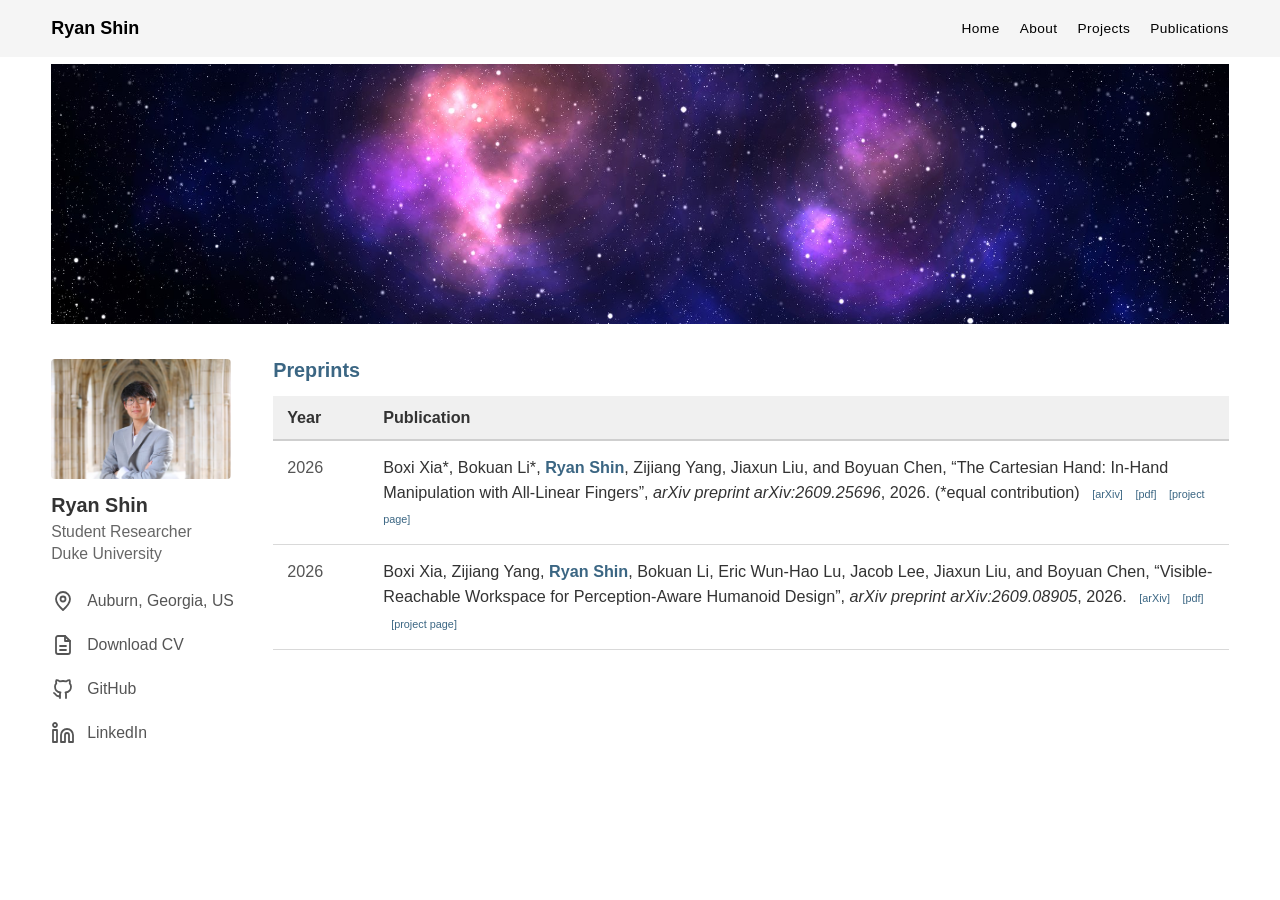
<file: publications.html>
<!DOCTYPE html>
<html lang="en">
<head>
  <meta charset="UTF-8" />
  <title>Publications - Ryan Shin</title>
  <meta name="viewport" content="width=device-width, initial-scale=1.0" />
  <meta name="description" content="Ryan Shin - personal website. TODO: write a one-sentence description of yourself." />
  <link rel="stylesheet" href="assets/css/style.css" />
</head>

<body class="publications-page">
  <header class="top-nav">
    <div class="top-nav-inner">
      <a class="site-title" href="index.html">Ryan Shin</a>

      <nav class="nav-links">
        <a href="index.html">Home</a>
        <a href="about.html">About</a>
        <a href="projects.html" class="desktop-only">Projects</a>
        <a href="publications.html" class="desktop-only">Publications</a>

        <button class="hamburger-btn" aria-label="Menu" type="button">
          <span></span><span></span><span></span>
        </button>
      </nav>
    </div>

    <div class="mobile-dropdown" id="mobileMenu">
      <a href="index.html">Home</a>
      <a href="about.html">About</a>
      <a href="projects.html">Projects</a>
      <a href="publications.html">Publications</a>
    </div>
  </header>

  <!-- Banner image: assets/img/banner.jpg -->
  <div class="background">
    <div class="background-inner">
      <img src="assets/img/banner.jpg" alt="Background image" class="background-img" />
    </div>
  </div>

  <div class="page-wrapper">
    <aside class="sidebar">
      <div class="profile-card">
        <!-- Profile photo: assets/img/profile.jpg -->
        <img src="assets/img/profile.jpg" alt="Profile photo of Ryan Shin" class="profile-photo" />
        <div class="profile-name">Ryan Shin</div>

        <div class="profile-role">
          Student Researcher<br />
          Duke University
        </div>

        <button class="related-links-btn" id="relatedLinksBtn">Related Links</button>

        <ul class="profile-info" id="profileInfoList">
          <li>
            <img src="assets/img/map_pin_icon.svg" alt="Location" class="inline-icon" />
            <span>Auburn, Georgia, US</span>
          </li>

          <li>
            <a href="assets/files/cv.pdf" target="_blank" rel="noopener noreferrer" class="sidebar-link">
              <img src="assets/img/cv_icon.svg" alt="CV" class="inline-icon" />
              Download CV
            </a>
          </li>

          <li>
            <a href="https://github.com/ryan-shin14" target="_blank" rel="noopener noreferrer" class="sidebar-link">
              <img src="assets/img/github_icon.svg" alt="GitHub" class="inline-icon" />
              GitHub
            </a>
          </li>

          <li>
            <a href="https://www.linkedin.com/in/ryan-shin-55186725b/" target="_blank" rel="noopener noreferrer" class="sidebar-link">
              <img src="assets/img/linkedin_icon.svg" alt="LinkedIn" class="inline-icon" />
              LinkedIn
            </a>
          </li>
        </ul>
      </div>
    </aside>

    <main class="content">
      <section class="section" id="preprints">
        <h2 class="section-title">Preprints</h2>

        <table class="cv-table">
          <thead>
            <tr><th>Year</th><th>Publication</th></tr>
          </thead>
          <tbody>
            <tr>
              <td class="cv-period">2026</td>
              <td>
                Boxi Xia*, Bokuan Li*, <span class="highlight-bold-blue">Ryan Shin</span>, Zijiang Yang,
                Jiaxun Liu, and Boyuan Chen,
                “The Cartesian Hand: In-Hand Manipulation with All-Linear Fingers”,
                <em>arXiv preprint arXiv:2609.25696</em>, 2026. (*equal contribution)
                <a class="pdf-link" href="https://arxiv.org/abs/2609.25696" target="_blank" rel="noopener">[arXiv]</a>
                <a class="pdf-link" href="https://arxiv.org/pdf/2609.25696" target="_blank" rel="noopener">[pdf]</a>
                <a class="pdf-link" href="https://generalroboticslab.com/cartesian_handv1" target="_blank" rel="noopener">[project page]</a>
              </td>
            </tr>
            <tr>
              <td class="cv-period">2026</td>
              <td>
                Boxi Xia, Zijiang Yang, <span class="highlight-bold-blue">Ryan Shin</span>, Bokuan Li,
                Eric Wun-Hao Lu, Jacob Lee, Jiaxun Liu, and Boyuan Chen,
                “Visible-Reachable Workspace for Perception-Aware Humanoid Design”,
                <em>arXiv preprint arXiv:2609.08905</em>, 2026.
                <a class="pdf-link" href="https://arxiv.org/abs/2609.08905" target="_blank" rel="noopener">[arXiv]</a>
                <a class="pdf-link" href="https://arxiv.org/pdf/2609.08905" target="_blank" rel="noopener">[pdf]</a>
                <a class="pdf-link" href="https://generalroboticslab.com/DukeHumanoidV2" target="_blank" rel="noopener">[project page]</a>
              </td>
            </tr>
          </tbody>
        </table>
      </section>

      <!-- Add more sections here (Journals, Conferences, Patents, ...) by copying the section above. -->
    </main>
  </div>

  <script src="assets/js/main.js"></script>
</body>
</html>
</file>
<file: assets/css/style.css>
/* =========================================================
   assets/css/style.css
   ========================================================= */

/* =========================
   Global / Variables
   ========================= */
:root{
  --bg:#ffffff;
  --text:#333;
  --accent:#007acc;
  --navbar-bg:#f5f5f5;

  /* Shared heading / link color: change this to re-theme the site */
  --unified-blue:#3b6683;

  /* Container width */
  --container-max:1600px;
  --container-side-pad:clamp(16px,2vw,40px);
  --container-width:min(var(--container-max),96vw);

  /* Fixed header height */
  --nav-h:56px;

  /* Modal */
  --modal-radius:12px;
}

*{box-sizing:border-box;margin:0;padding:0;}

/* Fluid font size */
html{
  font-size:clamp(15px,0.35vw + 14px,18px);
  -webkit-text-size-adjust:100%;
  text-size-adjust:100%;
}

html,body{height:100%;}

body{
  font-family:-apple-system,BlinkMacSystemFont,"Segoe UI",Roboto,"Helvetica Neue",Arial,sans-serif;
  background:var(--bg);
  color:var(--text);
  overflow-x:hidden;
  padding-top:var(--nav-h); /* room for fixed header */
}

body.modal-open{ overflow:hidden; }

a{color:var(--accent);text-decoration:none;}
a:hover{text-decoration:underline;}

/* =========================
   Top Navigation (fixed)
   ========================= */
.top-nav{
  position:fixed;
  top:0;left:0;right:0;
  z-index:100;
  background:var(--navbar-bg);
  transition:background-color .2s ease;
  border-bottom:1px solid transparent;
}

.top-nav.scrolled{
  background:#f0f0f0;
  border-bottom:1px solid #eaeaea;
}

.top-nav-inner{
  max-width:var(--container-width);
  margin:0 auto;
  height:var(--nav-h);
  padding:0 var(--container-side-pad);
  display:flex;
  align-items:center;
  justify-content:space-between;
}

.site-title{
  font-weight:600;
  font-size:1rem;
  color:#000;
  text-decoration:none;
}
.site-title:hover{ text-decoration:none; opacity:.9; }

.nav-links{
  display:flex;
  align-items:center;
}

.nav-links a{
  margin-left:20px;
  font-size:.76rem;
  color:#000;
  letter-spacing:.03em;
}

/* Mobile-only elements */
.hamburger-btn{
  display:none;
  flex-direction:column;
  justify-content:space-between;
  width:24px;
  height:18px;
  background:none;
  border:none;
  cursor:pointer;
  padding:0;
  margin-left:20px;
}
.hamburger-btn span{
  width:100%;
  height:2px;
  background-color:#333;
  border-radius:2px;
}

.mobile-dropdown{ display:none; }

/* =========================
   Background banner
   ========================= */
.background{ width:100%; background:#fff; }

.background-inner{
  max-width:var(--container-width);
  margin:8px auto 0;
  padding:0 var(--container-side-pad);
}

.background-img{
  width:100%;
  display:block;
  max-height:260px;
  object-fit:cover;
}

/* =========================
   Layout
   ========================= */
.page-wrapper{
  max-width:var(--container-width);
  margin:0 auto;
  padding:35px var(--container-side-pad) 60px;
  display:grid;
  grid-template-columns:220px 1fr;
  gap:2px;
}

.sidebar{ position:relative; }

.profile-card{
  position:sticky;
  top:calc(var(--nav-h) + 32px);
  background:transparent;
  padding:0;
  text-align:left;
}

.profile-photo{
  display:block;
  max-width:180px;
  width:100%;
  border-radius:4px;
  object-fit:cover;
  margin:0 0 15px 0;
}

.profile-name{
  font-weight:700;
  font-size:1.1rem;
  margin-bottom:4px;
}

.profile-role{
  font-size:clamp(.78rem,.25vw + .70rem,.95rem);
  color:#666;
  margin-bottom:24px;
  line-height:1.4;
}

/* Mobile-only button */
.related-links-btn{
  display:none;
  width:100%;
  padding:10px;
  background-color:#fff;
  border:1px solid #ccc;
  border-radius:4px;
  font-size:.9rem;
  font-weight:600;
  color:#333;
  cursor:pointer;
  text-align:center;
  margin-bottom:15px;
}

.profile-info{
  list-style:none;
  font-size:clamp(.78rem,.25vw + .70rem,.95rem);
  color:#555;
  display:flex;
  flex-direction:column;
  gap:20px;
}

.profile-info li{
  display:flex;
  align-items:center;
  gap:12px;
}

.inline-icon{
  width:24px;
  height:24px;
  object-fit:contain;
  flex-shrink:0;
}

.sidebar-link{
  color:#555;
  text-decoration:none;
  display:flex;
  align-items:center;
  gap:12px;
  font-size:inherit;
}
.sidebar-link:hover{
  color:var(--accent);
  text-decoration:underline;
}

.content{ min-width:0; }

/* =========================
   Sections / Typography
   ========================= */
.section{ margin-bottom:40px; }
.section + .section{ margin-top:16px; }

.section-title{
  font-size:1.1rem;
  font-weight:700;
  margin-bottom:14px;
  color:var(--unified-blue);
}

.section p{
  font-size:.9rem;
  line-height:1.7;
  margin-bottom:.7em;
}

/* Home "Hello!" section */
#about .section-title{
  margin-bottom:1.2em;
  font-size:1.25rem;
}
#about a{
  font-weight:750;
  color:var(--unified-blue);
}
#about p{
  line-height:1.5;
  margin-bottom:1.5em;
  text-align:left;
}

#featured{ margin-top:60px; }
#featured .section-title{ font-weight:650; }

/* Subpage titles */
.about-page .section-title,
.projects-page .section-title{ font-weight:650; }

/* =========================
   Featured / project list (Home + Projects)
   ========================= */
.highlight-list{
  display:flex;
  flex-direction:column;
  gap:24px;
}

.highlight-item{
  display:grid;
  grid-template-columns:500px 1fr;
  gap:20px;
  align-items:start;
}

.highlight-thumb{
  width:100%;
  border-radius:4px;
  object-fit:cover;
  display:block;
  border:1px solid #eee;
}

.highlight-title{
  font-weight:600;
  font-size:.75rem;
  margin-bottom:4px;
  color:#000;
  line-height:1.4;
}

.highlight-authors{
  font-size:.6rem;
  color:#444;
  margin-bottom:6px;
  line-height:1.4;
}

.highlight-bold-blue{
  font-weight:750;
  color:var(--unified-blue);
}

.highlight-links{
  margin-top:6px;
  font-size:.57rem;
}
.highlight-links a{
  margin-right:10px;
  font-weight:600;
  color:var(--unified-blue);
}

/* Larger text variant used on the Projects page */
.projects-page .highlight-title{ font-size:.95rem; }
.projects-page .highlight-authors{ font-size:.8rem; line-height:1.6; }
.projects-page .highlight-links{ font-size:.8rem; }

.tag-list{
  display:flex;
  flex-wrap:wrap;
  gap:6px;
  margin:8px 0 2px;
}
.tag{
  font-size:.7rem;
  padding:2px 9px;
  border-radius:999px;
  background:#eef2f5;
  color:var(--unified-blue);
  font-weight:600;
}

/* =========================
   CV-style tables (About)
   ========================= */
.cv-table{
  width:100%;
  border-collapse:collapse;
  background:#fff;
}

.cv-table thead th{
  text-align:left;
  background:#f0f0f0;
  color:#333;
  font-weight:700;
  font-size:.9rem;
  padding:12px 14px;
  border-bottom:2px solid #cfcfcf;
}

.cv-table tbody td{
  padding:14px;
  border-bottom:1px solid #d9d9d9;
  vertical-align:top;
  font-size:.9rem;
}

.cv-period{
  width:140px;
  color:#555;
  font-weight:500;
  white-space:nowrap;
}

.cv-role{
  font-weight:750;
  color:var(--unified-blue);
  margin-bottom:4px;
}

.cv-line{ color:#444; margin-top:2px; }
.cv-muted{ color:#666; margin-top:4px; }

.cv-bullets{
  margin-top:6px;
  margin-left:1.2rem;
  padding-left:0;
}
.cv-bullets li{ margin:3px 0; }

.interest-list{
  margin-left:1.2rem;
  padding-left:1.2rem;
  font-size:.9rem;
}
.interest-list li{ margin:4px 0; }

/* =========================
   Publications page
   ========================= */
.publications-page .section-title{ font-weight:650; }
.publications-page .cv-period{ width:96px; }
.publications-page .cv-table tbody td{ line-height:1.55; }

.pdf-link{
  margin-left:8px;
  font-weight:400;
  font-size:.67em;
  color:var(--unified-blue);
}

/* =========================
   Embedded videos (Projects page)
   ========================= */
.video-grid{
  display:grid;
  grid-template-columns:1fr 1fr;
  gap:22px;
  width:75%;
  align-items:start;
}

figure.video-card{ margin:0; min-width:0; }

.video-frame{
  position:relative;
  width:100%;
  aspect-ratio:16 / 9;
  background:#000;
  border-radius:8px;
  overflow:hidden;
}
.video-frame iframe{
  position:absolute;
  inset:0;
  width:100%;
  height:100%;
  border:0;
}

.video-caption{
  margin-top:10px;
  font-size:.9rem;
  line-height:1.7;
  font-weight:650;
  color:#111;
}

/* =========================
   Popup / Modal
   ========================= */
.ui-backdrop{
  position:fixed;
  inset:0;
  background:rgba(0,0,0,.32);
  z-index:900;
  display:none;
  opacity:0;
  transition:opacity 160ms ease;
  touch-action:manipulation;
}
.ui-backdrop.show{ opacity:1; }

.ui-modal{
  position:fixed;
  left:50%;
  top:14vh;
  transform:translateX(-50%);
  width:min(520px,calc(100vw - 24px));
  background:#fff;
  border-radius:var(--modal-radius);
  box-shadow:0 10px 30px rgba(0,0,0,.18);
  z-index:950;
  display:none;
  overflow:hidden;
}
.ui-modal.open{ display:block; }

.ui-modal-header{
  display:flex;
  align-items:center;
  justify-content:space-between;
  padding:12px 14px;
  border-bottom:1px solid #eee;
}

.ui-modal-title{
  font-weight:700;
  font-size:.95rem;
  color:#111;
}

.ui-close-btn{
  border:1px solid #ddd;
  background:#fff;
  padding:6px 10px;
  border-radius:8px;
  font-size:.85rem;
  cursor:pointer;
}
.ui-close-btn:hover{ background:#f7f7f7; }

.ui-modal-body{ padding:14px; }

.modal-list{
  list-style:none;
  display:flex;
  flex-direction:column;
  gap:14px;
}
.modal-list li{
  display:flex;
  align-items:center;
  gap:12px;
  font-size:.95rem;
}

/* =========================
   Responsive (<= 900px)
   ========================= */
@media (max-width:900px){

  .page-wrapper{
    grid-template-columns:1fr;
    padding:12px var(--container-side-pad) 40px;
    gap:20px;
  }

  .background-inner{ margin:0 auto 0; }

  .background-img{
    height:110px;
    object-fit:cover;
  }

  /* Nav */
  .nav-links a.desktop-only{ display:none; }
  .hamburger-btn{ display:flex; }

  .mobile-dropdown{
    position:fixed;
    top:calc(var(--nav-h) + 8px);
    right:12px;
    left:12px;
    display:none;
    flex-direction:column;
    gap:14px;
    background:#fff;
    border:1px solid #e6e6e6;
    border-radius:var(--modal-radius);
    padding:12px 14px 14px;
    box-shadow:0 10px 30px rgba(0,0,0,.14);
    z-index:950;
  }
  .mobile-dropdown.open{ display:flex; }
  .mobile-dropdown a{
    font-size:1rem;
    color:#111;
    font-weight:600;
    padding:6px 2px;
  }

  /* Profile card */
  .profile-card{
    position:relative;
    top:0;
    border-bottom:1px solid #eee;
    padding-bottom:18px;
    margin-top:0;
    margin-bottom:6px;
  }

  .profile-photo{ max-width:90px; }

  .profile-role{
    font-size:clamp(.95rem,1.2vw + .8rem,1.05rem);
  }

  .related-links-btn{
    display:block;
    position:absolute;
    top:0;
    right:0;
    width:auto;
    min-width:120px;
    margin:0;
    padding:6px 12px;
  }

  /* Links move into the "Related Links" modal on mobile */
  .profile-info{ display:none; }

  /* Content */
  .section-title{ font-size:1.3rem; }

  .section p,
  .cv-table tbody td,
  .interest-list{
    font-size:1rem;
    text-align:left;
  }

  .highlight-item{
    grid-template-columns:1fr;
    gap:10px;
  }
  .highlight-title,
  .projects-page .highlight-title{ font-size:1rem; }
  .highlight-authors,
  .projects-page .highlight-authors{ font-size:.85rem; }
  .highlight-links,
  .projects-page .highlight-links{ font-size:.85rem; }

  .video-grid{
    grid-template-columns:1fr;
    width:100%;
  }
  .video-caption{ font-size:1rem; }

  .ui-modal{
    top:12vh;
    width:min(560px,calc(100vw - 24px));
  }

  .cv-period{
    width:96px;
    white-space:nowrap;
  }
}
</file>
